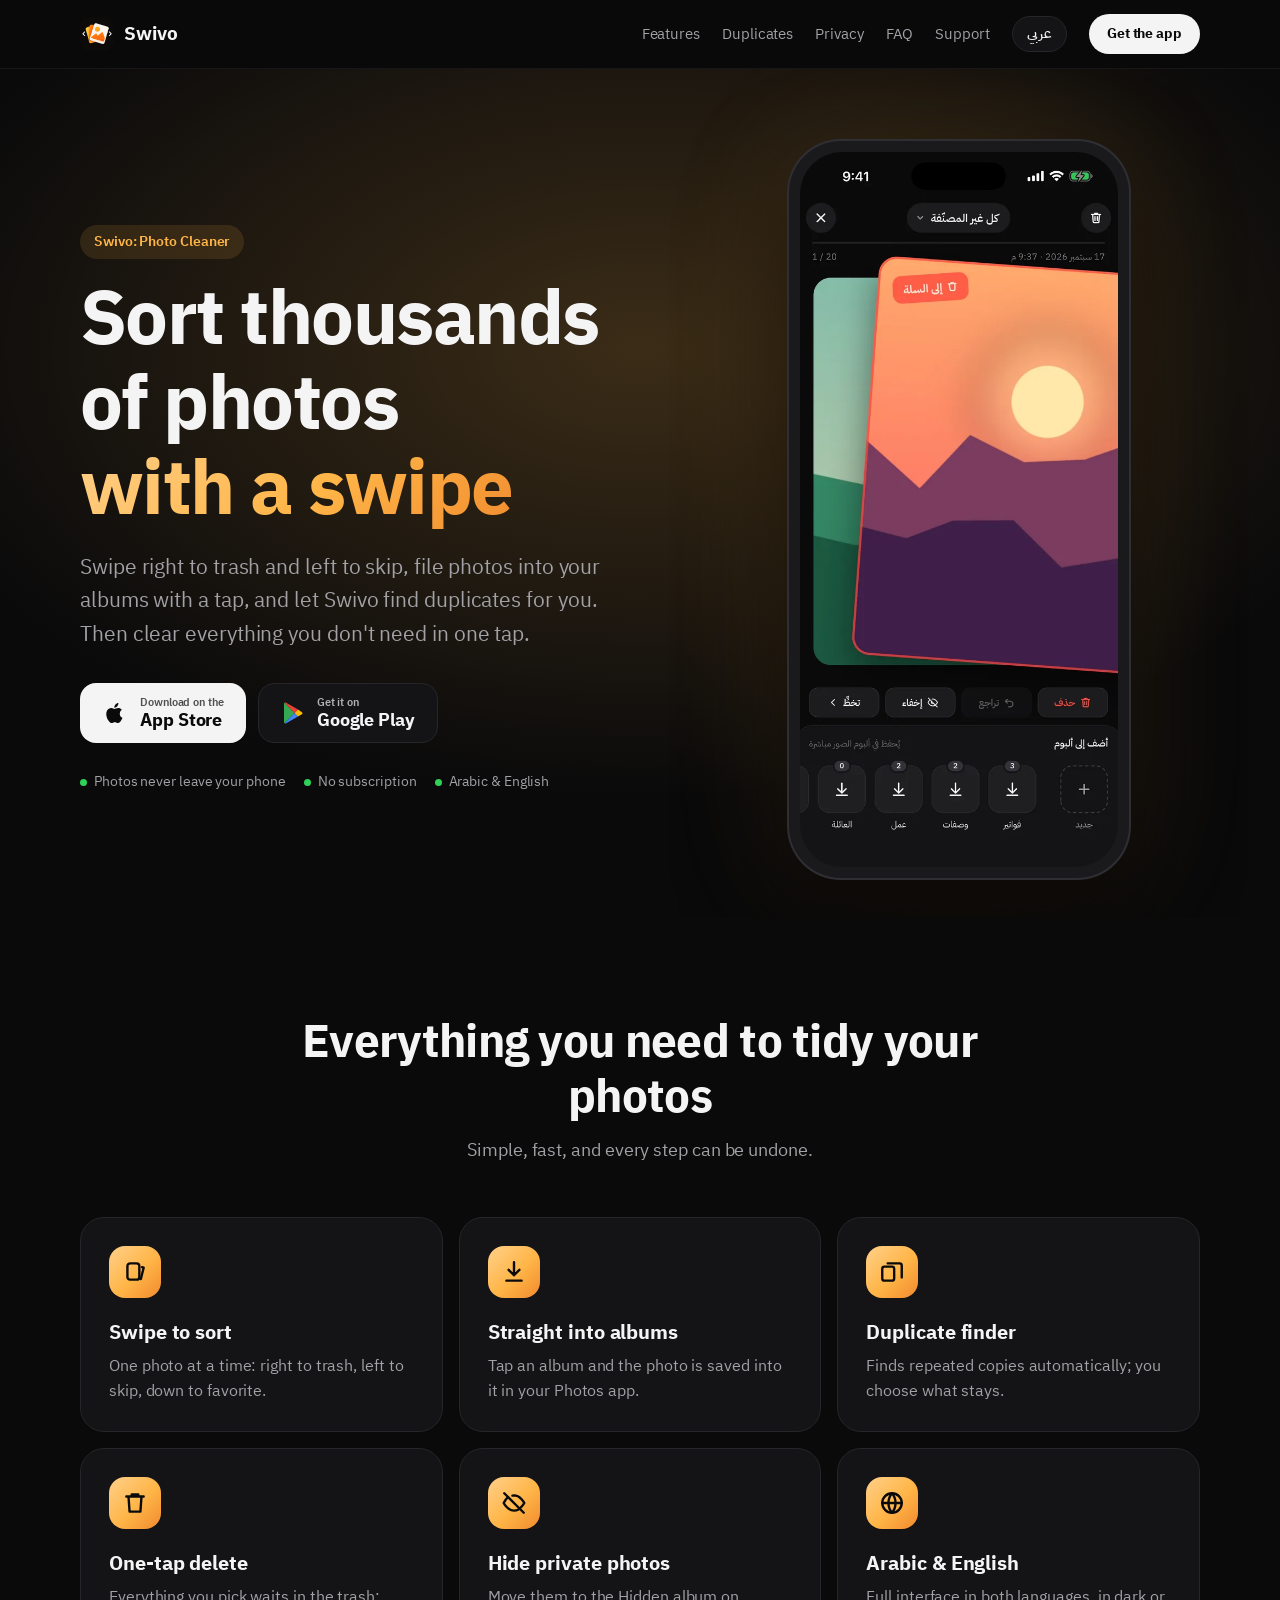
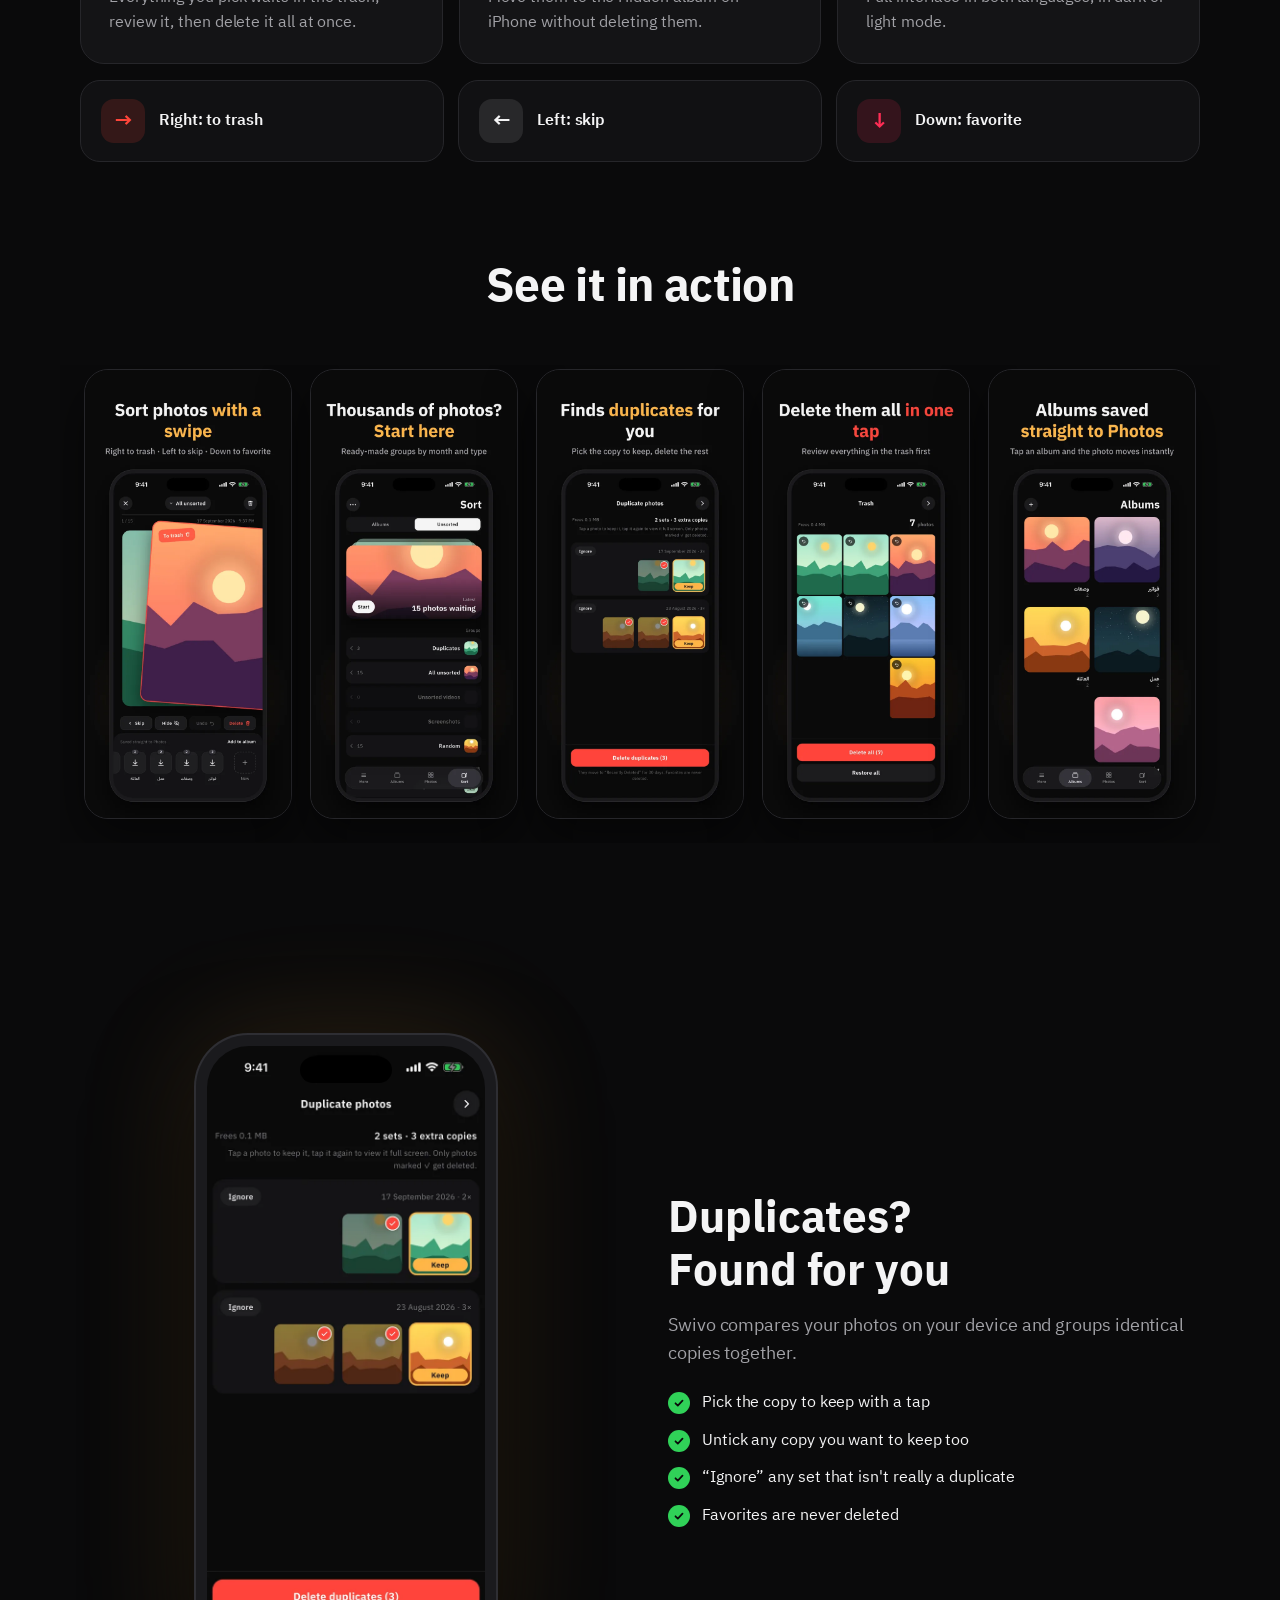
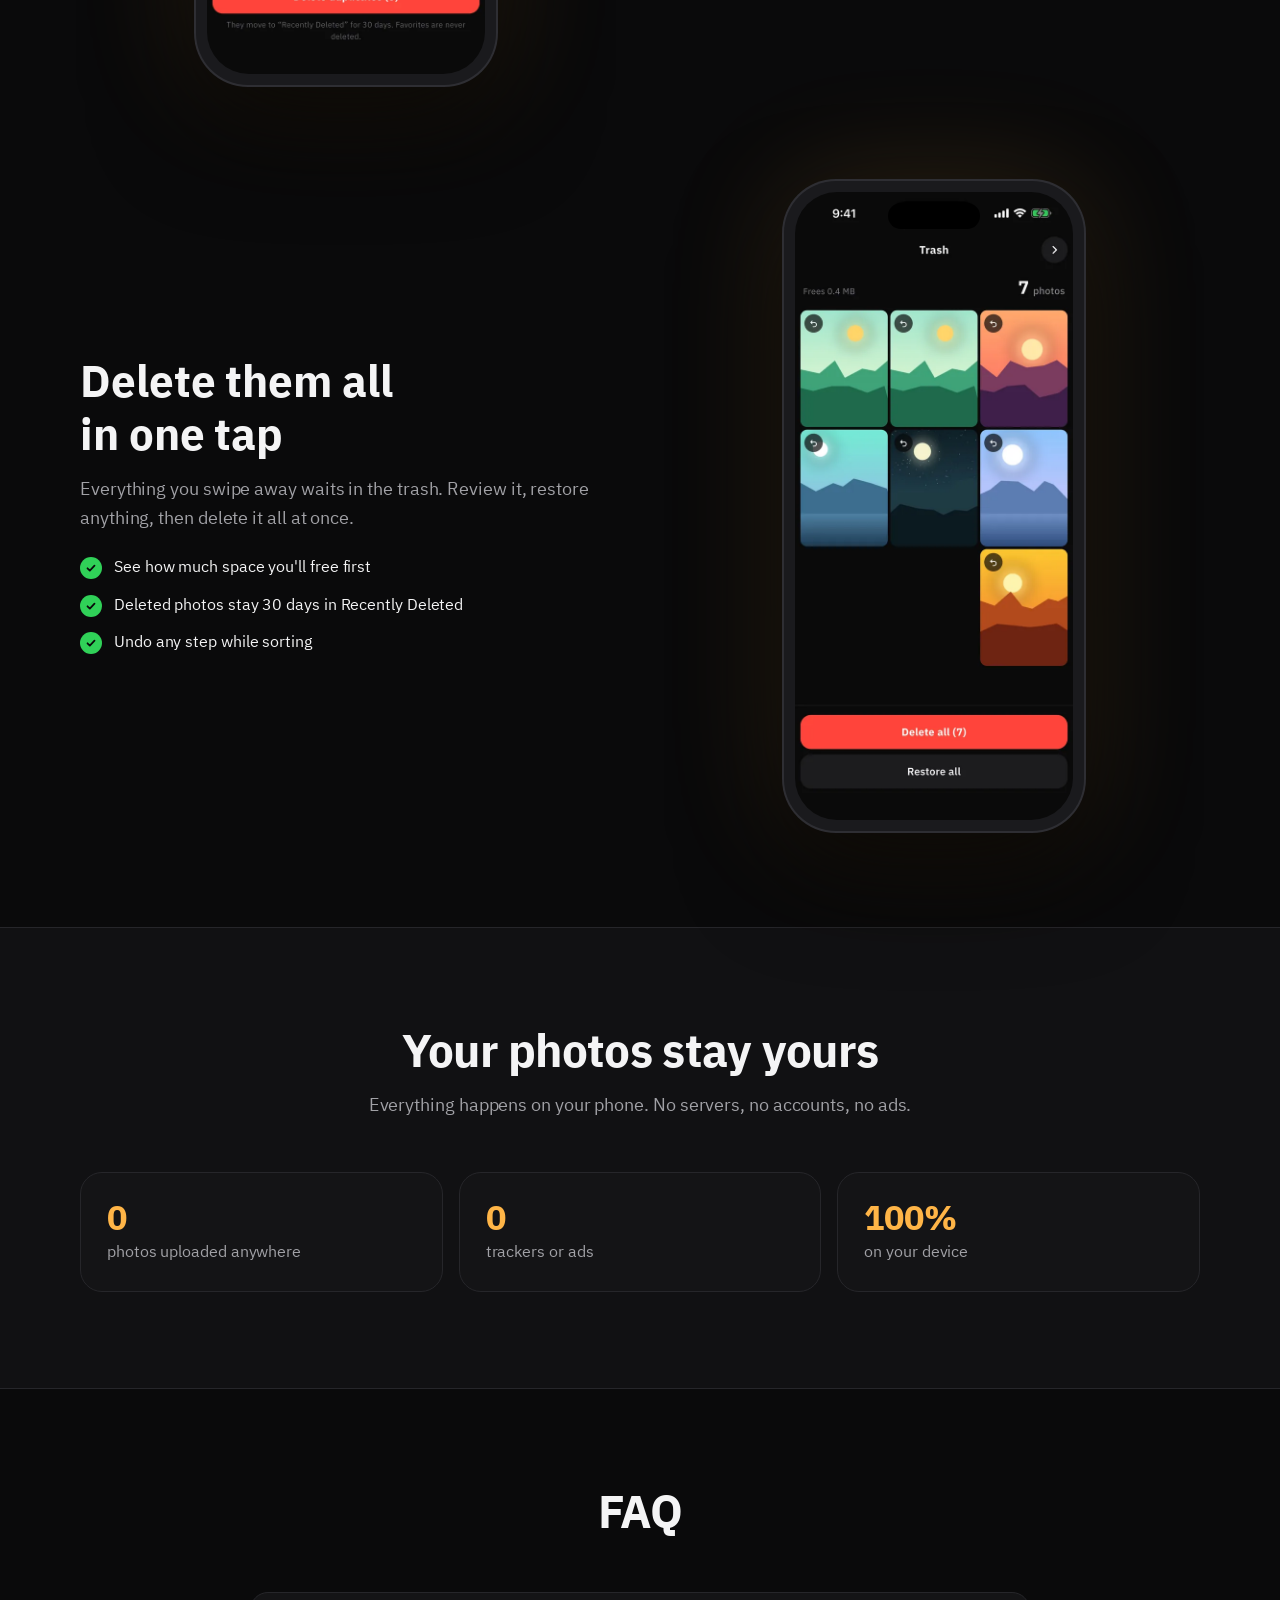
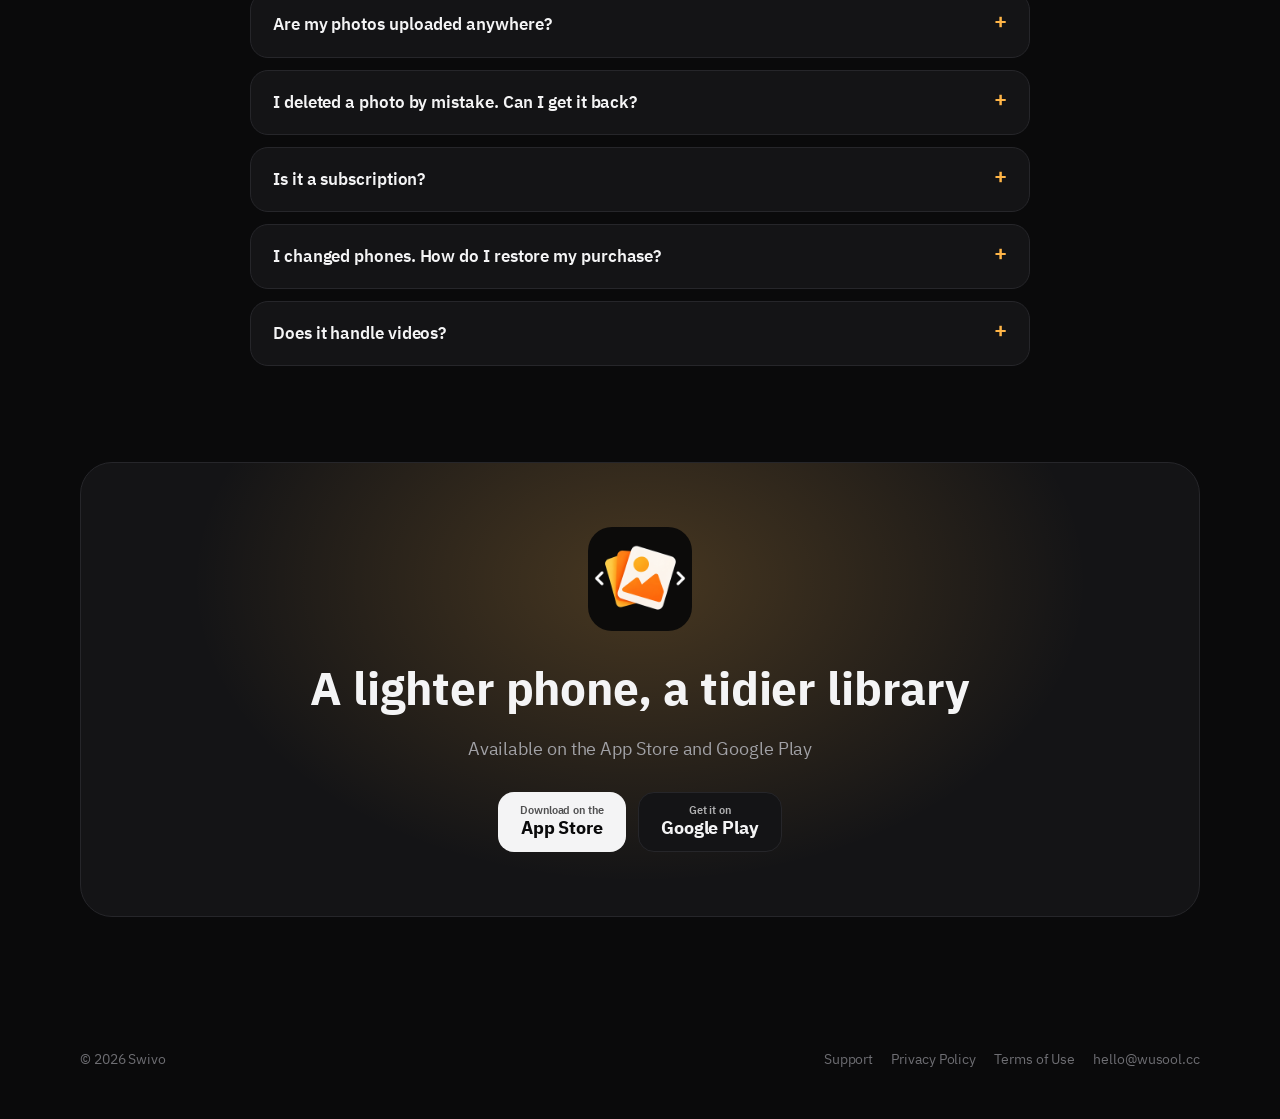
<file: index.html>
<!doctype html>
<html lang="ar" dir="rtl">
<head>
<meta charset="utf-8">
<meta name="viewport" content="width=device-width, initial-scale=1, viewport-fit=cover">
<title>Swivo: Photo Cleaner — رتّب صورك بسحبة</title>
<meta name="description" content="Swivo يرتّب مكتبة صورك بسرعة: اسحب للحذف أو التخطي، صنّف في ألبوماتك مباشرة، اكشف الصور المكررة، واحذف كل ما لا تحتاجه بضغطة واحدة.">
<meta name="theme-color" content="#0A0A0B">
<meta property="og:title" content="Swivo: Photo Cleaner">
<meta property="og:description" content="رتّب آلاف الصور بسحبة · Sort thousands of photos with a swipe">
<meta property="og:image" content="https://mnmkuw.github.io/swivo-app/img/ar-1-swipe.webp">
<link rel="icon" href="img/icon.png">
<link rel="apple-touch-icon" href="img/icon.png">
<link rel="preconnect" href="https://fonts.googleapis.com">
<link href="https://fonts.googleapis.com/css2?family=IBM+Plex+Sans+Arabic:wght@400;500;600;700&display=swap" rel="stylesheet">
<style>
  :root {
    --bg: #0A0A0B; --bg2: #111113; --card: #141416; --card2: #1C1C1F; --line: #26262A;
    --fg: #F4F4F5; --mute: #A1A1A6; --mute2: #6E6E73;
    --gold: #FFB547; --gold-l: #FFD08A; --gold-d: #F08A2E; --red: #FF453A; --green: #30D158;
    --grad: linear-gradient(135deg, #FFD08A 0%, #FFB547 55%, #F08A2E 100%);
  }
  * { box-sizing: border-box; margin: 0; padding: 0; }
  html { scroll-behavior: smooth; }
  body { background: var(--bg); color: var(--fg); font-family: 'IBM Plex Sans Arabic', -apple-system, system-ui, sans-serif;
         line-height: 1.6; -webkit-font-smoothing: antialiased; overflow-x: hidden; }
  html[lang="en"] body { letter-spacing: -.005em; }
  a { color: inherit; text-decoration: none; }
  img, video { display: block; max-width: 100%; }
  .wrap { max-width: 1160px; margin: 0 auto; padding: 0 20px; }

  /* language: every string exists twice, the inactive one is hidden */
  html[lang="ar"] [lang="en"]:not(html), html[lang="en"] [lang="ar"]:not(html) { display: none !important; }

  /* ---------- nav ---------- */
  nav { position: sticky; top: 0; z-index: 20; background: rgba(10,10,11,.78); backdrop-filter: blur(18px);
        -webkit-backdrop-filter: blur(18px); border-bottom: 1px solid rgba(255,255,255,.06); }
  nav .wrap { display: flex; align-items: center; gap: 22px; height: 68px; }
  .brand { display: flex; align-items: center; gap: 10px; font-weight: 700; font-size: 19px; }
  .brand img { width: 34px; height: 34px; border-radius: 9px; }
  .links { display: flex; gap: 22px; margin-inline-start: auto; font-size: 15px; color: var(--mute); }
  .links a:hover { color: var(--fg); }
  .lang { height: 36px; padding: 0 14px; border-radius: 18px; border: 1px solid var(--line); background: var(--card);
          color: var(--fg); font: inherit; font-size: 14px; font-weight: 600; cursor: pointer; }
  .pill { height: 40px; padding: 0 18px; border-radius: 20px; background: var(--fg); color: var(--bg);
          display: inline-flex; align-items: center; gap: 8px; font-weight: 700; font-size: 14px; }

  /* ---------- hero ---------- */
  .hero { position: relative; padding: 72px 0 40px; overflow: hidden; }
  .hero::before { content: ""; position: absolute; inset: -20% -10% auto; height: 900px; pointer-events: none;
                  background: radial-gradient(closest-side, rgba(255,181,71,.20), rgba(255,181,71,0)); }
  .hero .wrap { position: relative; display: grid; grid-template-columns: 1.1fr .9fr; gap: 48px; align-items: center; }
  .eyebrow { display: inline-flex; align-items: center; gap: 8px; padding: 6px 14px; border-radius: 20px;
             background: rgba(255,181,71,.12); color: var(--gold); font-size: 14px; font-weight: 600; }
  h1 { font-size: clamp(42px, 6vw, 76px); line-height: 1.12; font-weight: 700; margin: 18px 0 18px; letter-spacing: -.02em; }
  h1 .g { background: var(--grad); -webkit-background-clip: text; background-clip: text; color: transparent; }
  .lead { font-size: clamp(17px, 2vw, 21px); color: var(--mute); max-width: 560px; }
  .ctas { display: flex; flex-wrap: wrap; gap: 12px; margin-top: 32px; }
  .store { display: inline-flex; align-items: center; gap: 12px; height: 60px; padding: 0 22px; border-radius: 16px;
           background: var(--fg); color: var(--bg); }
  .store.alt { background: var(--card); color: var(--fg); border: 1px solid var(--line); }
  .store small { display: block; font-size: 11px; font-weight: 600; opacity: .7; line-height: 1.1; }
  .store b { display: block; font-size: 18px; line-height: 1.2; }
  .store svg { flex: none; }
  .trust { display: flex; flex-wrap: wrap; gap: 18px; margin-top: 28px; color: var(--mute); font-size: 14px; }
  .trust span { display: inline-flex; align-items: center; gap: 7px; }
  .trust i { width: 7px; height: 7px; border-radius: 4px; background: var(--green); }

  .phone { position: relative; width: min(340px, 78vw); margin: 0 auto; aspect-ratio: 9 / 19.5; border-radius: 52px;
           background: #1A1A1D; padding: 11px; box-shadow: 0 0 0 2px #2E2E33, 0 40px 100px rgba(0,0,0,.65), 0 0 120px rgba(255,181,71,.16); }
  .phone video, .phone img { width: 100%; height: 100%; object-fit: cover; border-radius: 42px; background: #0A0A0B; }
  .phone::after { content: ""; position: absolute; top: 22px; left: 50%; width: 92px; height: 26px; margin-left: -46px;
                  border-radius: 13px; background: #000; }

  /* ---------- sections ---------- */
  section { padding: 96px 0; }
  .head { text-align: center; max-width: 720px; margin: 0 auto 52px; }
  .head h2 { font-size: clamp(30px, 4vw, 46px); line-height: 1.2; letter-spacing: -.015em; }
  .head p { color: var(--mute); font-size: 18px; margin-top: 12px; }

  .features { display: grid; grid-template-columns: repeat(3, 1fr); gap: 16px; }
  .feature { background: var(--card); border: 1px solid var(--line); border-radius: 24px; padding: 28px; }
  .feature .ic { width: 52px; height: 52px; border-radius: 16px; background: var(--grad); display: flex;
                 align-items: center; justify-content: center; margin-bottom: 18px; }
  .feature h3 { font-size: 20px; margin-bottom: 6px; }
  .feature p { color: var(--mute); font-size: 15.5px; }

  .gestures { display: grid; grid-template-columns: repeat(3, 1fr); gap: 14px; margin-top: 16px; }
  .gesture { display: flex; align-items: center; gap: 14px; padding: 18px 20px; border-radius: 20px; background: var(--bg2);
             border: 1px solid var(--line); font-weight: 600; }
  .gesture .k { width: 44px; height: 44px; border-radius: 13px; display: flex; align-items: center; justify-content: center;
                font-size: 22px; flex: none; direction: ltr; }

  .shots { display: flex; gap: 18px; overflow-x: auto; scroll-snap-type: x mandatory; padding: 4px 20px 24px;
           scrollbar-width: none; max-width: 1160px; margin: 0 auto; }
  .shots::-webkit-scrollbar { display: none; }
  .shots { justify-content: center; }
  .shots img { width: 208px; flex: none; border-radius: 24px; scroll-snap-align: center;
               box-shadow: 0 20px 50px rgba(0,0,0,.5); border: 1px solid var(--line); }

  .split { display: grid; grid-template-columns: 1fr 1fr; gap: 56px; align-items: center; }
  .split .phone { width: min(300px, 70vw); }
  .split h2 { font-size: clamp(30px, 4vw, 44px); line-height: 1.2; margin-bottom: 14px; }
  .split p { color: var(--mute); font-size: 18px; }
  .ticks { list-style: none; margin-top: 22px; display: grid; gap: 12px; }
  .ticks li { display: flex; gap: 12px; align-items: flex-start; font-size: 16px; }
  .ticks li::before { content: ""; flex: none; width: 22px; height: 22px; margin-top: 2px; border-radius: 11px;
                      background: var(--green) url("data:image/svg+xml,%3Csvg xmlns='http://www.w3.org/2000/svg' viewBox='0 0 24 24' fill='none' stroke='%230A0A0B' stroke-width='3' stroke-linecap='round' stroke-linejoin='round'%3E%3Cpath d='M6 12.5l4 4L18 8'/%3E%3C/svg%3E") center/14px no-repeat; }

  .privacy { background: var(--bg2); border-top: 1px solid var(--line); border-bottom: 1px solid var(--line); }
  .privacy .wrap { display: grid; grid-template-columns: repeat(3, 1fr); gap: 16px; }
  .privacy .box { padding: 26px; border-radius: 22px; background: var(--card); border: 1px solid var(--line); }
  .privacy .box b { font-size: 34px; display: block; color: var(--gold); line-height: 1.2; }
  .privacy .box span { color: var(--mute); }

  .faq { max-width: 780px; margin: 0 auto; display: grid; gap: 12px; }
  details { background: var(--card); border: 1px solid var(--line); border-radius: 18px; padding: 18px 22px; }
  summary { cursor: pointer; font-weight: 600; font-size: 17px; list-style: none; display: flex; justify-content: space-between; gap: 12px; }
  summary::-webkit-details-marker { display: none; }
  summary::after { content: "+"; color: var(--gold); font-size: 22px; line-height: 1; }
  details[open] summary::after { content: "−"; }
  details p { color: var(--mute); margin-top: 10px; }

  .final { text-align: center; }
  .final .card { position: relative; overflow: hidden; border-radius: 32px; padding: 64px 24px; background: var(--card);
                 border: 1px solid var(--line); }
  .final .card::before { content: ""; position: absolute; inset: -40% 10% auto; height: 600px;
                         background: radial-gradient(closest-side, rgba(255,181,71,.22), rgba(255,181,71,0)); }
  .final img.icon { position: relative; width: 104px; height: 104px; border-radius: 24px; margin: 0 auto 22px; }
  .final h2 { position: relative; font-size: clamp(30px, 4vw, 46px); }
  .final p { position: relative; color: var(--mute); font-size: 18px; margin-top: 8px; }
  .final .ctas { justify-content: center; position: relative; }

  footer { padding: 36px 0 48px; color: var(--mute2); font-size: 14px; }
  footer .wrap { display: flex; flex-wrap: wrap; gap: 18px; align-items: center; justify-content: space-between; }
  footer .f-links { display: flex; flex-wrap: wrap; gap: 18px; }
  footer a:hover { color: var(--fg); }

  /* ---------- motion ---------- */
  .reveal { opacity: 0; transform: translateY(24px); transition: opacity .7s ease, transform .7s cubic-bezier(.2,.8,.2,1); }
  .reveal.in { opacity: 1; transform: none; }
  @media (prefers-reduced-motion: reduce) { .reveal { opacity: 1; transform: none; transition: none; } html { scroll-behavior: auto; } }

  /* ---------- responsive ---------- */
  @media (max-width: 900px) {
    .links { display: none; }
    .lang { margin-inline-start: auto; }
    .hero { padding-top: 40px; }
    .hero .wrap, .split { grid-template-columns: 1fr; text-align: center; }
    .lead { margin: 0 auto; }
    .ctas, .trust { justify-content: center; }
    .features, .gestures, .privacy .wrap { grid-template-columns: 1fr; }
    .split .copy { order: -1; }
    .ticks { justify-items: start; text-align: start; max-width: 420px; margin-inline: auto; }
    section { padding: 64px 0; }
    .pill { display: none; }
    .shots { justify-content: flex-start; }
    .shots img { width: 240px; }
  }
</style>
</head>
<body>

<nav>
  <div class="wrap">
    <a class="brand" href="./"><img src="img/icon.png" alt="">Swivo</a>
    <div class="links">
      <a href="#features"><span lang="ar">المميزات</span><span lang="en">Features</span></a>
      <a href="#duplicates"><span lang="ar">المكررة</span><span lang="en">Duplicates</span></a>
      <a href="#privacy"><span lang="ar">الخصوصية</span><span lang="en">Privacy</span></a>
      <a href="#faq"><span lang="ar">الأسئلة</span><span lang="en">FAQ</span></a>
      <a href="support.html"><span lang="ar">الدعم</span><span lang="en">Support</span></a>
    </div>
    <button class="lang" id="langBtn" type="button">EN</button>
    <a class="pill" href="#download"><span lang="ar">حمّل التطبيق</span><span lang="en">Get the app</span></a>
  </div>
</nav>

<header class="hero">
  <div class="wrap">
    <div>
      <span class="eyebrow">Swivo: Photo Cleaner</span>
      <h1><span lang="ar">رتّب آلاف الصور<br><span class="g">بسحبة واحدة</span></span><span lang="en">Sort thousands of photos<br><span class="g">with a swipe</span></span></h1>
      <p class="lead"><span lang="ar">اسحب لليمين للحذف ولليسار للتخطي، صنّف في ألبوماتك بلمسة، واكشف الصور المكررة تلقائيًا. ثم احذف كل اللي ما تحتاجه بضغطة وحدة.</span><span lang="en">Swipe right to trash and left to skip, file photos into your albums with a tap, and let Swivo find duplicates for you. Then clear everything you don't need in one tap.</span></p>
      <div class="ctas" id="download">
        <a class="store" href="https://apps.apple.com/app/id6818564371" target="_blank" rel="noopener" aria-label="App Store">
          <svg width="26" height="26" viewBox="0 0 24 24" fill="currentColor" aria-hidden="true"><path d="M16.4 12.6c0-2.3 1.9-3.4 2-3.5-1.1-1.6-2.8-1.8-3.4-1.8-1.4-.1-2.8.9-3.5.9-.7 0-1.8-.9-3-.8-1.5 0-3 .9-3.8 2.3-1.6 2.8-.4 7 1.2 9.3.8 1.1 1.7 2.4 2.9 2.3 1.2 0 1.6-.7 3-.7s1.8.7 3 .7c1.3 0 2.1-1.1 2.8-2.3.9-1.3 1.3-2.6 1.3-2.6s-2.5-1-2.5-3.8zM14.1 5.8c.6-.8 1.1-1.9 1-3-.9 0-2.1.6-2.7 1.4-.6.7-1.1 1.8-1 2.9 1 .1 2.1-.5 2.7-1.3z"/></svg>
          <span><small><span lang="ar">حمّله من</span><span lang="en">Download on the</span></small><b>App Store</b></span>
        </a>
        <a class="store alt" href="https://play.google.com/store/apps/details?id=com.wusool.swivo" target="_blank" rel="noopener" aria-label="Google Play">
          <svg width="24" height="24" viewBox="0 0 24 24" aria-hidden="true"><path fill="#34A853" d="M3.6 1.8 13.5 12l-9.9 10.2c-.4-.2-.6-.6-.6-1.1V2.9c0-.5.2-.9.6-1.1z"/><path fill="#FBBC04" d="m17 8.5-3.5 3.5L17 15.5l3.9-2.2c.8-.5.8-1.6 0-2.1L17 8.5z"/><path fill="#4285F4" d="M3.6 22.2 13.5 12l3.5 3.5L5.2 22.3c-.6.3-1.2.3-1.6-.1z"/><path fill="#EA4335" d="M3.6 1.8c.4-.4 1-.4 1.6-.1L17 8.5 13.5 12 3.6 1.8z"/></svg>
          <span><small><span lang="ar">احصل عليه من</span><span lang="en">Get it on</span></small><b>Google Play</b></span>
        </a>
      </div>
      <div class="trust">
        <span><i></i><span lang="ar">صورك ما تطلع من جوالك</span><span lang="en">Photos never leave your phone</span></span>
        <span><i></i><span lang="ar">بدون اشتراك</span><span lang="en">No subscription</span></span>
        <span><i></i><span lang="ar">عربي و English</span><span lang="en">Arabic &amp; English</span></span>
      </div>
    </div>
    <div class="phone">
      <video src="img/reel.mp4" poster="img/ar-screen-swipe.webp" autoplay muted loop playsinline preload="metadata" aria-label="Swivo demo"></video>
    </div>
  </div>
</header>

<section id="features">
  <div class="wrap">
    <div class="head reveal">
      <h2><span lang="ar">كل اللي تحتاجه لترتيب صورك</span><span lang="en">Everything you need to tidy your photos</span></h2>
      <p><span lang="ar">بسيط وسريع، وكل خطوة تقدر تتراجع عنها.</span><span lang="en">Simple, fast, and every step can be undone.</span></p>
    </div>
    <div class="features">
      <div class="feature reveal">
        <div class="ic"><svg width="26" height="26" viewBox="0 0 24 24" fill="none" stroke="#0A0A0B" stroke-width="2.2" stroke-linecap="round" stroke-linejoin="round"><rect x="5" y="4" width="11" height="15" rx="2.5"/><path d="M18.5 7.5 20 8l-2.6 10.5"/></svg></div>
        <h3><span lang="ar">فرز بالسحب</span><span lang="en">Swipe to sort</span></h3>
        <p><span lang="ar">صورة صورة بسرعة: يمين للسلة، يسار للتخطي، تحت للمفضلة.</span><span lang="en">One photo at a time: right to trash, left to skip, down to favorite.</span></p>
      </div>
      <div class="feature reveal">
        <div class="ic"><svg width="26" height="26" viewBox="0 0 24 24" fill="none" stroke="#0A0A0B" stroke-width="2.2" stroke-linecap="round" stroke-linejoin="round"><path d="M12 3v12M7 10l5 5 5-5"/><path d="M5 20h14"/></svg></div>
        <h3><span lang="ar">ألبومات مباشرة</span><span lang="en">Straight into albums</span></h3>
        <p><span lang="ar">اضغط على الألبوم وتنحفظ الصورة فيه داخل تطبيق الصور نفسه.</span><span lang="en">Tap an album and the photo is saved into it in your Photos app.</span></p>
      </div>
      <div class="feature reveal">
        <div class="ic"><svg width="26" height="26" viewBox="0 0 24 24" fill="none" stroke="#0A0A0B" stroke-width="2.2" stroke-linecap="round" stroke-linejoin="round"><rect x="3" y="7" width="11" height="13" rx="2"/><path d="M8 4h11a2 2 0 0 1 2 2v11"/></svg></div>
        <h3><span lang="ar">كشف المكررة</span><span lang="en">Duplicate finder</span></h3>
        <p><span lang="ar">يلقى النسخ المتكررة تلقائيًا، وتختار وش تبقي.</span><span lang="en">Finds repeated copies automatically; you choose what stays.</span></p>
      </div>
      <div class="feature reveal">
        <div class="ic"><svg width="26" height="26" viewBox="0 0 24 24" fill="none" stroke="#0A0A0B" stroke-width="2.2" stroke-linecap="round" stroke-linejoin="round"><path d="M4 6h16M9 6V4h6v2M6 6l1 14h10l1-14"/></svg></div>
        <h3><span lang="ar">حذف بضغطة وحدة</span><span lang="en">One-tap delete</span></h3>
        <p><span lang="ar">كل اللي اخترته يتجمع في السلة، تراجعه ثم تحذفه مرة وحدة.</span><span lang="en">Everything you pick waits in the trash; review it, then delete it all at once.</span></p>
      </div>
      <div class="feature reveal">
        <div class="ic"><svg width="26" height="26" viewBox="0 0 24 24" fill="none" stroke="#0A0A0B" stroke-width="2.2" stroke-linecap="round" stroke-linejoin="round"><path d="M3 3l18 18"/><path d="M10.6 5.2A10 10 0 0 1 12 5c6 0 9.5 7 9.5 7a15 15 0 0 1-3.2 4M6.5 6.6A15 15 0 0 0 2.5 12S6 19 12 19c1.6 0 3-.4 4.2-1"/></svg></div>
        <h3><span lang="ar">إخفاء الصور الخاصة</span><span lang="en">Hide private photos</span></h3>
        <p><span lang="ar">انقلها لألبوم «المخفية» على الآيفون بدون ما تحذفها.</span><span lang="en">Move them to the Hidden album on iPhone without deleting them.</span></p>
      </div>
      <div class="feature reveal">
        <div class="ic"><svg width="26" height="26" viewBox="0 0 24 24" fill="none" stroke="#0A0A0B" stroke-width="2.2" stroke-linecap="round"><circle cx="12" cy="12" r="9"/><path d="M3 12h18M12 3a14 14 0 0 1 0 18M12 3a14 14 0 0 0 0 18"/></svg></div>
        <h3><span lang="ar">عربي و English</span><span lang="en">Arabic &amp; English</span></h3>
        <p><span lang="ar">واجهة كاملة باللغتين، بمظهر ليلي أو نهاري.</span><span lang="en">Full interface in both languages, in dark or light mode.</span></p>
      </div>
    </div>
    <div class="gestures">
      <div class="gesture reveal"><span class="k" style="background:rgba(255,69,58,.15);color:var(--red)">→</span><span><span lang="ar">يمين: إلى السلة</span><span lang="en">Right: to trash</span></span></div>
      <div class="gesture reveal"><span class="k" style="background:rgba(244,244,245,.1)">←</span><span><span lang="ar">يسار: تخطٍّ</span><span lang="en">Left: skip</span></span></div>
      <div class="gesture reveal"><span class="k" style="background:rgba(255,45,85,.15);color:#FF2D55">↓</span><span><span lang="ar">تحت: مفضلة</span><span lang="en">Down: favorite</span></span></div>
    </div>
  </div>
</section>

<section style="padding-top:0">
  <div class="head reveal">
    <h2><span lang="ar">شوف التطبيق</span><span lang="en">See it in action</span></h2>
  </div>
  <div class="shots" id="shots">
    <img data-shot="1-swipe" alt=""><img data-shot="2-home" alt=""><img data-shot="3-dups" alt=""><img data-shot="4-trash" alt=""><img data-shot="5-albums" alt="">
  </div>
</section>

<section id="duplicates">
  <div class="wrap split">
    <div class="phone reveal"><img data-screen="dups" alt=""></div>
    <div class="copy reveal">
      <h2><span lang="ar">الصور المكررة؟<br>يلقاها لك</span><span lang="en">Duplicates?<br>Found for you</span></h2>
      <p><span lang="ar">Swivo يقارن صورك على جهازك ويجمع النسخ المتطابقة في مجموعات.</span><span lang="en">Swivo compares your photos on your device and groups identical copies together.</span></p>
      <ul class="ticks">
        <li><span lang="ar">اختر النسخة اللي تبقى بلمسة</span><span lang="en">Pick the copy to keep with a tap</span></li>
        <li><span lang="ar">ألغِ تحديد أي نسخة ما تبي تحذفها</span><span lang="en">Untick any copy you want to keep too</span></li>
        <li><span lang="ar">«تجاهل» لأي مجموعة مو مكررة فعلًا</span><span lang="en">“Ignore” any set that isn't really a duplicate</span></li>
        <li><span lang="ar">المفضلة ما تنحذف أبدًا</span><span lang="en">Favorites are never deleted</span></li>
      </ul>
    </div>
  </div>
</section>

<section style="padding-top:0">
  <div class="wrap split">
    <div class="copy reveal">
      <h2><span lang="ar">احذفها كلها<br>بضغطة وحدة</span><span lang="en">Delete them all<br>in one tap</span></h2>
      <p><span lang="ar">كل اللي تسحبه للسلة يتجمع، تراجعه وتستعيد أي صورة، ثم تحذف الكل مرة وحدة.</span><span lang="en">Everything you swipe away waits in the trash. Review it, restore anything, then delete it all at once.</span></p>
      <ul class="ticks">
        <li><span lang="ar">تشوف المساحة اللي بتوفرها قبل الحذف</span><span lang="en">See how much space you'll free first</span></li>
        <li><span lang="ar">الصور المحذوفة تبقى 30 يومًا في «المحذوفة مؤخرًا»</span><span lang="en">Deleted photos stay 30 days in Recently Deleted</span></li>
        <li><span lang="ar">تراجع عن أي خطوة أثناء الترتيب</span><span lang="en">Undo any step while sorting</span></li>
      </ul>
    </div>
    <div class="phone reveal"><img data-screen="trash" alt=""></div>
  </div>
</section>

<section class="privacy" id="privacy">
  <div class="head reveal">
    <h2><span lang="ar">صورك تبقى عندك</span><span lang="en">Your photos stay yours</span></h2>
    <p><span lang="ar">كل شيء يصير على جوالك. ما عندنا خوادم ولا حسابات ولا إعلانات.</span><span lang="en">Everything happens on your phone. No servers, no accounts, no ads.</span></p>
  </div>
  <div class="wrap">
    <div class="box reveal"><b>0</b><span><span lang="ar">صور تُرفع لأي مكان</span><span lang="en">photos uploaded anywhere</span></span></div>
    <div class="box reveal"><b>0</b><span><span lang="ar">أدوات تتبّع أو إعلانات</span><span lang="en">trackers or ads</span></span></div>
    <div class="box reveal"><b>100%</b><span><span lang="ar">على جهازك</span><span lang="en">on your device</span></span></div>
  </div>
</section>

<section id="faq">
  <div class="wrap">
    <div class="head reveal"><h2><span lang="ar">أسئلة شائعة</span><span lang="en">FAQ</span></h2></div>
    <div class="faq">
      <details class="reveal"><summary><span lang="ar">هل تُرفع صوري لأي مكان؟</span><span lang="en">Are my photos uploaded anywhere?</span></summary>
        <p><span lang="ar">لا. كل الترتيب والحذف وكشف المكررة يتم على جهازك، والتطبيق ما عنده خادم.</span><span lang="en">No. Sorting, deleting and duplicate detection all happen on your device; the app has no server.</span></p></details>
      <details class="reveal"><summary><span lang="ar">حذفت صورة بالغلط، أقدر أرجعها؟</span><span lang="en">I deleted a photo by mistake. Can I get it back?</span></summary>
        <p><span lang="ar">نعم، على الآيفون تبقى 30 يومًا في «المحذوفة مؤخرًا» داخل تطبيق الصور، وعلى أندرويد 11 وأحدث في سلة المعرض.</span><span lang="en">Yes. On iPhone it stays 30 days in Photos → Recently Deleted; on Android 11+ in your gallery's trash.</span></p></details>
      <details class="reveal"><summary><span lang="ar">هل التطبيق باشتراك شهري؟</span><span lang="en">Is it a subscription?</span></summary>
        <p><span lang="ar">لا. تجرّبه مجانًا، ثم تدفع مرة وحدة وتفتح كل شيء للأبد.</span><span lang="en">No. Try it for free, then pay once and unlock everything forever.</span></p></details>
      <details class="reveal"><summary><span lang="ar">غيّرت جوالي، كيف أرجّع مشترياتي؟</span><span lang="en">I changed phones. How do I restore my purchase?</span></summary>
        <p><span lang="ar">من الإعدادات داخل التطبيق اضغط «استعادة المشتريات» بنفس حساب المتجر.</span><span lang="en">In the app's Settings tap “Restore purchases” with the same store account.</span></p></details>
      <details class="reveal"><summary><span lang="ar">هل يدعم الفيديو؟</span><span lang="en">Does it handle videos?</span></summary>
        <p><span lang="ar">نعم، الفيديوهات تظهر مع الصور وتقدر تشغّلها وترتبها وتحذفها بنفس الطريقة.</span><span lang="en">Yes. Videos show up alongside photos and can be played, sorted and deleted the same way.</span></p></details>
    </div>
  </div>
</section>

<section class="final" style="padding-top:0">
  <div class="wrap">
    <div class="card reveal">
      <img class="icon" src="img/icon.png" alt="Swivo">
      <h2><span lang="ar">جوالك أخف، وصورك أرتب</span><span lang="en">A lighter phone, a tidier library</span></h2>
      <p><span lang="ar">متوفر على <bdi>App Store</bdi> و <bdi>Google Play</bdi></span><span lang="en">Available on the App Store and Google Play</span></p>
      <div class="ctas" style="margin-top:28px">
        <a class="store" href="https://apps.apple.com/app/id6818564371" target="_blank" rel="noopener"><span><small><span lang="ar">حمّله من</span><span lang="en">Download on the</span></small><b>App Store</b></span></a>
        <a class="store alt" href="https://play.google.com/store/apps/details?id=com.wusool.swivo" target="_blank" rel="noopener"><span><small><span lang="ar">احصل عليه من</span><span lang="en">Get it on</span></small><b>Google Play</b></span></a>
      </div>
    </div>
  </div>
</section>

<footer>
  <div class="wrap">
    <span>© 2026 Swivo</span>
    <div class="f-links">
      <a href="support.html"><span lang="ar">الدعم</span><span lang="en">Support</span></a>
      <a href="privacy.html"><span lang="ar">سياسة الخصوصية</span><span lang="en">Privacy Policy</span></a>
      <a href="terms.html"><span lang="ar">شروط الاستخدام</span><span lang="en">Terms of Use</span></a>
      <a href="mailto:hello@wusool.cc" dir="ltr">hello@wusool.cc</a>
    </div>
  </div>
</footer>

<script>
  // Language: ?lang=en, then the saved choice, then the browser language.
  const root = document.documentElement;
  function setLang(lang) {
    root.lang = lang;
    root.dir = lang === 'ar' ? 'rtl' : 'ltr';
    document.getElementById('langBtn').textContent = lang === 'ar' ? 'EN' : 'عربي';
    document.querySelectorAll('[data-shot]').forEach(img => img.src = `img/${lang}-${img.dataset.shot}.webp`);
    document.querySelectorAll('[data-screen]').forEach(img => img.src = `img/${lang}-screen-${img.dataset.screen}.webp`);
    try { localStorage.setItem('swivo-lang', lang); } catch (e) {}
  }
  let saved = null;
  try { saved = localStorage.getItem('swivo-lang'); } catch (e) {}
  const q = new URLSearchParams(location.search).get('lang');
  const auto = (navigator.language || 'ar').startsWith('ar') ? 'ar' : 'en';
  setLang(q === 'en' || q === 'ar' ? q : saved || auto);
  document.getElementById('langBtn').addEventListener('click', () => setLang(root.lang === 'ar' ? 'en' : 'ar'));

  // Reveal on scroll.
  const io = new IntersectionObserver(es => es.forEach(e => { if (e.isIntersecting) { e.target.classList.add('in'); io.unobserve(e.target); } }), { threshold: .12 });
  document.querySelectorAll('.reveal').forEach(el => io.observe(el));
</script>
</body>
</html>
</file>
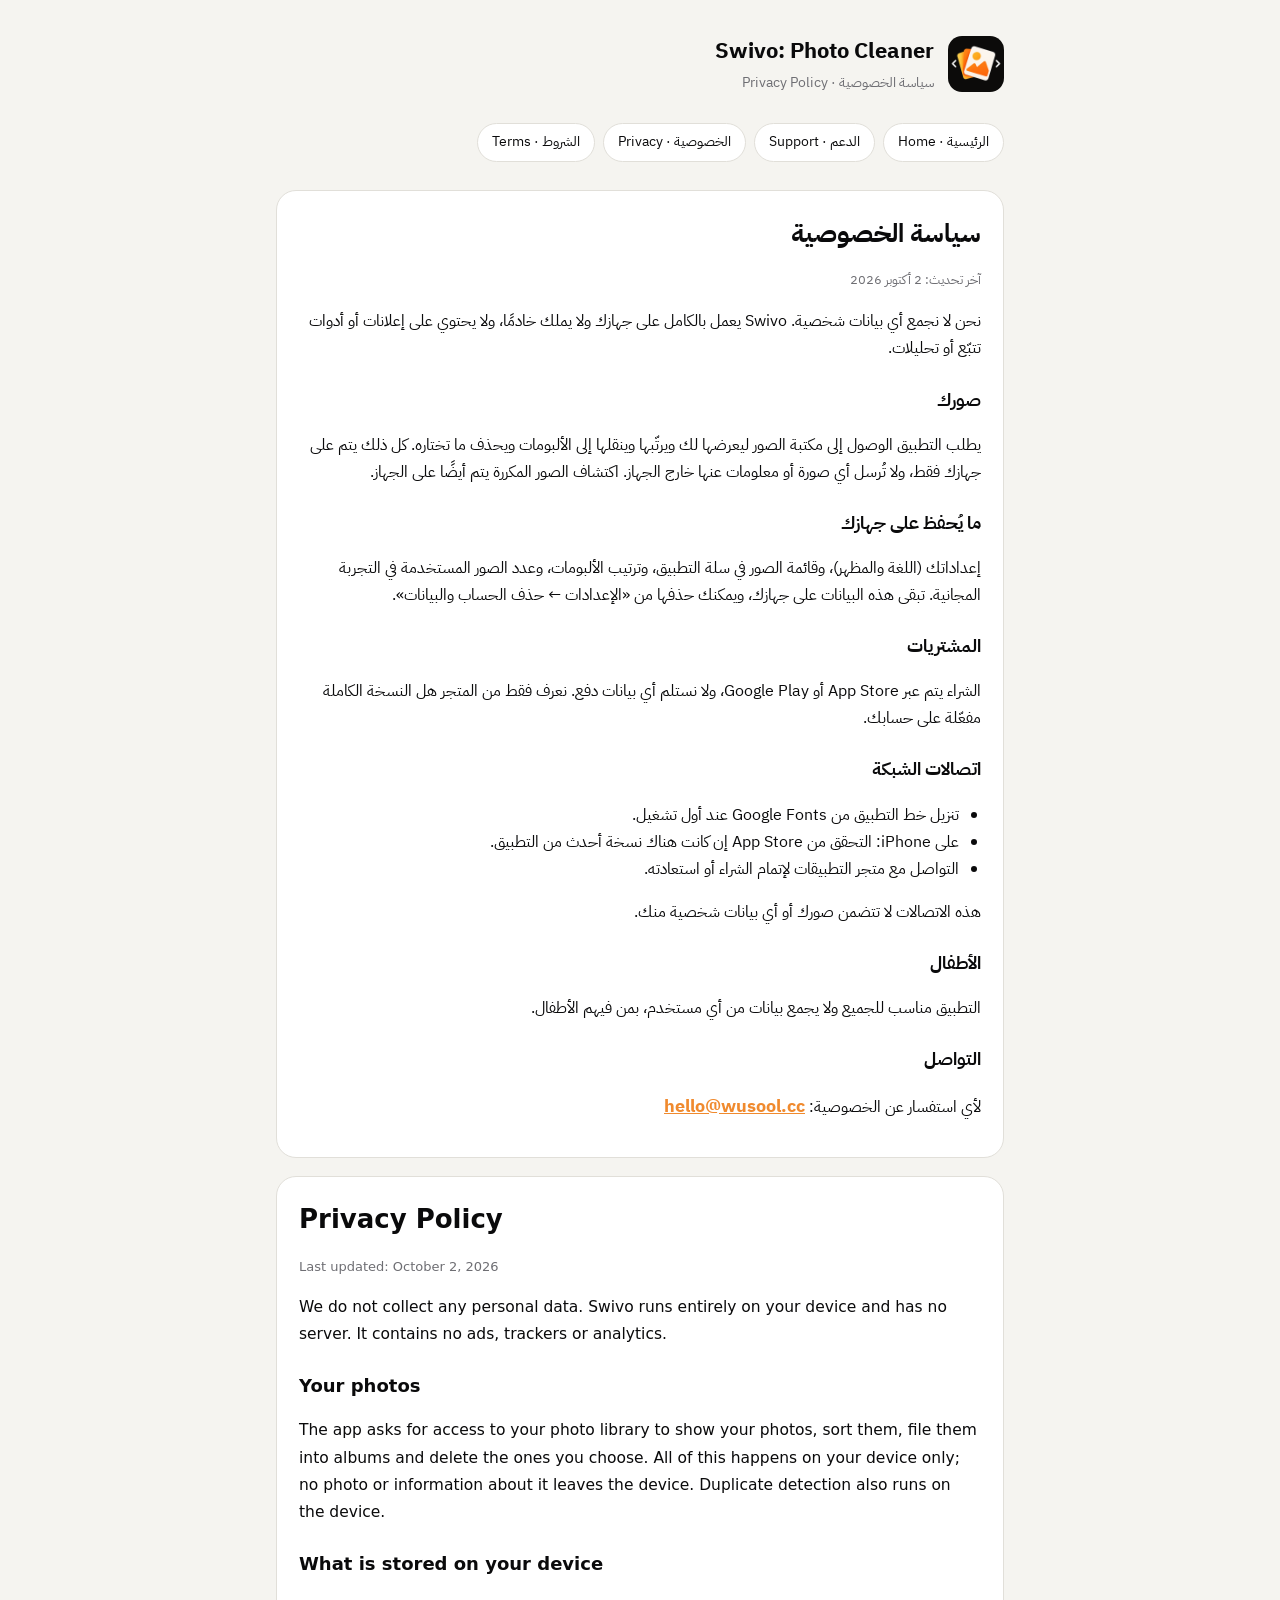
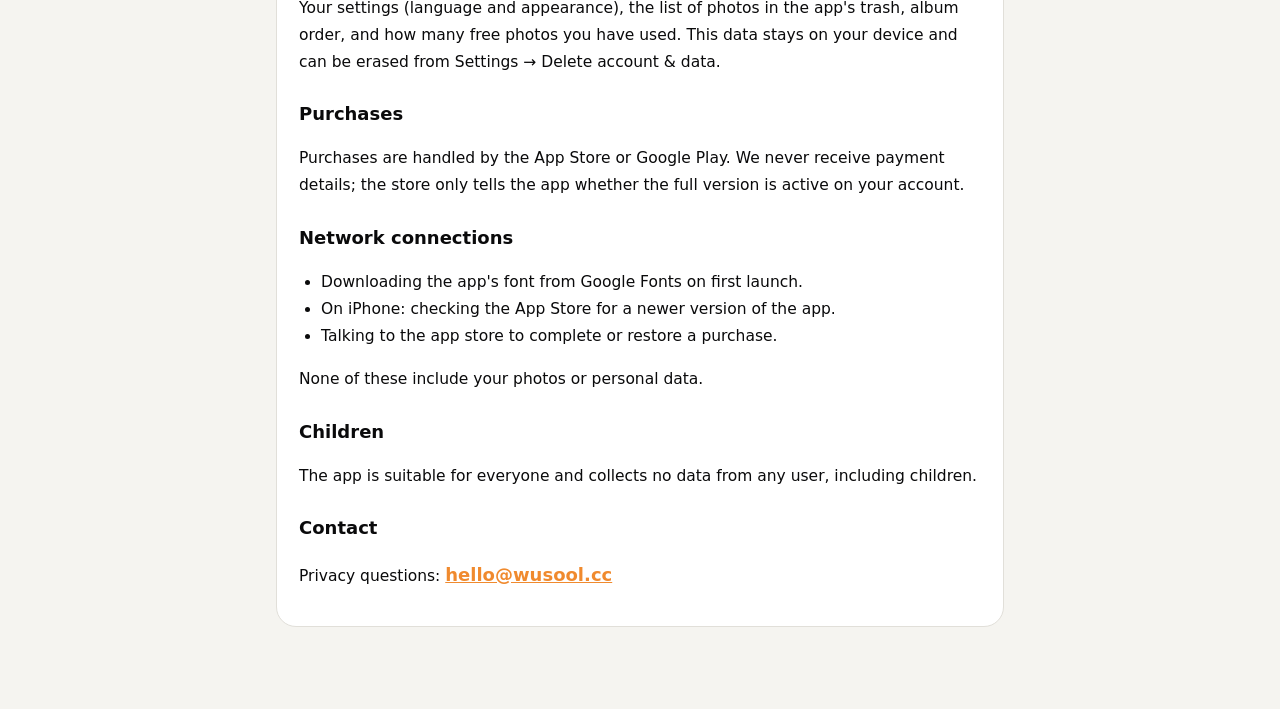
<file: privacy.html>
<!doctype html>
<html lang="ar" dir="rtl">
<head>
<meta charset="utf-8">
<meta name="viewport" content="width=device-width, initial-scale=1">
<title>Swivo – سياسة الخصوصية · Privacy Policy</title>
<link rel="icon" href="icon.png">
<link href="https://fonts.googleapis.com/css2?family=IBM+Plex+Sans+Arabic:wght@400;600;700&display=swap" rel="stylesheet">
<link rel="stylesheet" href="style.css">
</head>
<body>
<main>
  <header>
    <img src="icon.png" alt="Swivo">
    <div><div class="name">Swivo: Photo Cleaner</div><div class="sub">سياسة الخصوصية · Privacy Policy</div></div>
  </header>
  <nav><a href="./">الرئيسية · Home</a><a href="support.html">الدعم · Support</a><a href="privacy.html">الخصوصية · Privacy</a><a href="terms.html">الشروط · Terms</a></nav>

  <section>
    <h1>سياسة الخصوصية</h1>
    <p class="muted">آخر تحديث: 2 أكتوبر 2026</p>
    <p>نحن لا نجمع أي بيانات شخصية. Swivo يعمل بالكامل على جهازك ولا يملك خادمًا، ولا يحتوي على إعلانات أو أدوات تتبّع أو تحليلات.</p>
    <h2>صورك</h2>
    <p>يطلب التطبيق الوصول إلى مكتبة الصور ليعرضها لك ويرتّبها وينقلها إلى الألبومات ويحذف ما تختاره. كل ذلك يتم على جهازك فقط، ولا تُرسل أي صورة أو معلومات عنها خارج الجهاز. اكتشاف الصور المكررة يتم أيضًا على الجهاز.</p>
    <h2>ما يُحفظ على جهازك</h2>
    <p>إعداداتك (اللغة والمظهر)، وقائمة الصور في سلة التطبيق، وترتيب الألبومات، وعدد الصور المستخدمة في التجربة المجانية. تبقى هذه البيانات على جهازك، ويمكنك حذفها من «الإعدادات ← حذف الحساب والبيانات».</p>
    <h2>المشتريات</h2>
    <p>الشراء يتم عبر App Store أو Google Play، ولا نستلم أي بيانات دفع. نعرف فقط من المتجر هل النسخة الكاملة مفعّلة على حسابك.</p>
    <h2>اتصالات الشبكة</h2>
    <ul>
      <li>تنزيل خط التطبيق من Google Fonts عند أول تشغيل.</li>
      <li>على iPhone: التحقق من App Store إن كانت هناك نسخة أحدث من التطبيق.</li>
      <li>التواصل مع متجر التطبيقات لإتمام الشراء أو استعادته.</li>
    </ul>
    <p>هذه الاتصالات لا تتضمن صورك أو أي بيانات شخصية منك.</p>
    <h2>الأطفال</h2>
    <p>التطبيق مناسب للجميع ولا يجمع بيانات من أي مستخدم، بمن فيهم الأطفال.</p>
    <h2>التواصل</h2>
    <p>لأي استفسار عن الخصوصية: <a class="mail" href="mailto:hello@wusool.cc">hello@wusool.cc</a></p>
  </section>

  <section lang="en">
    <h1>Privacy Policy</h1>
    <p class="muted">Last updated: October 2, 2026</p>
    <p>We do not collect any personal data. Swivo runs entirely on your device and has no server. It contains no ads, trackers or analytics.</p>
    <h2>Your photos</h2>
    <p>The app asks for access to your photo library to show your photos, sort them, file them into albums and delete the ones you choose. All of this happens on your device only; no photo or information about it leaves the device. Duplicate detection also runs on the device.</p>
    <h2>What is stored on your device</h2>
    <p>Your settings (language and appearance), the list of photos in the app's trash, album order, and how many free photos you have used. This data stays on your device and can be erased from Settings → Delete account &amp; data.</p>
    <h2>Purchases</h2>
    <p>Purchases are handled by the App Store or Google Play. We never receive payment details; the store only tells the app whether the full version is active on your account.</p>
    <h2>Network connections</h2>
    <ul>
      <li>Downloading the app's font from Google Fonts on first launch.</li>
      <li>On iPhone: checking the App Store for a newer version of the app.</li>
      <li>Talking to the app store to complete or restore a purchase.</li>
    </ul>
    <p>None of these include your photos or personal data.</p>
    <h2>Children</h2>
    <p>The app is suitable for everyone and collects no data from any user, including children.</p>
    <h2>Contact</h2>
    <p>Privacy questions: <a class="mail" href="mailto:hello@wusool.cc">hello@wusool.cc</a></p>
  </section>
</main>
</body>
</html>
</file>
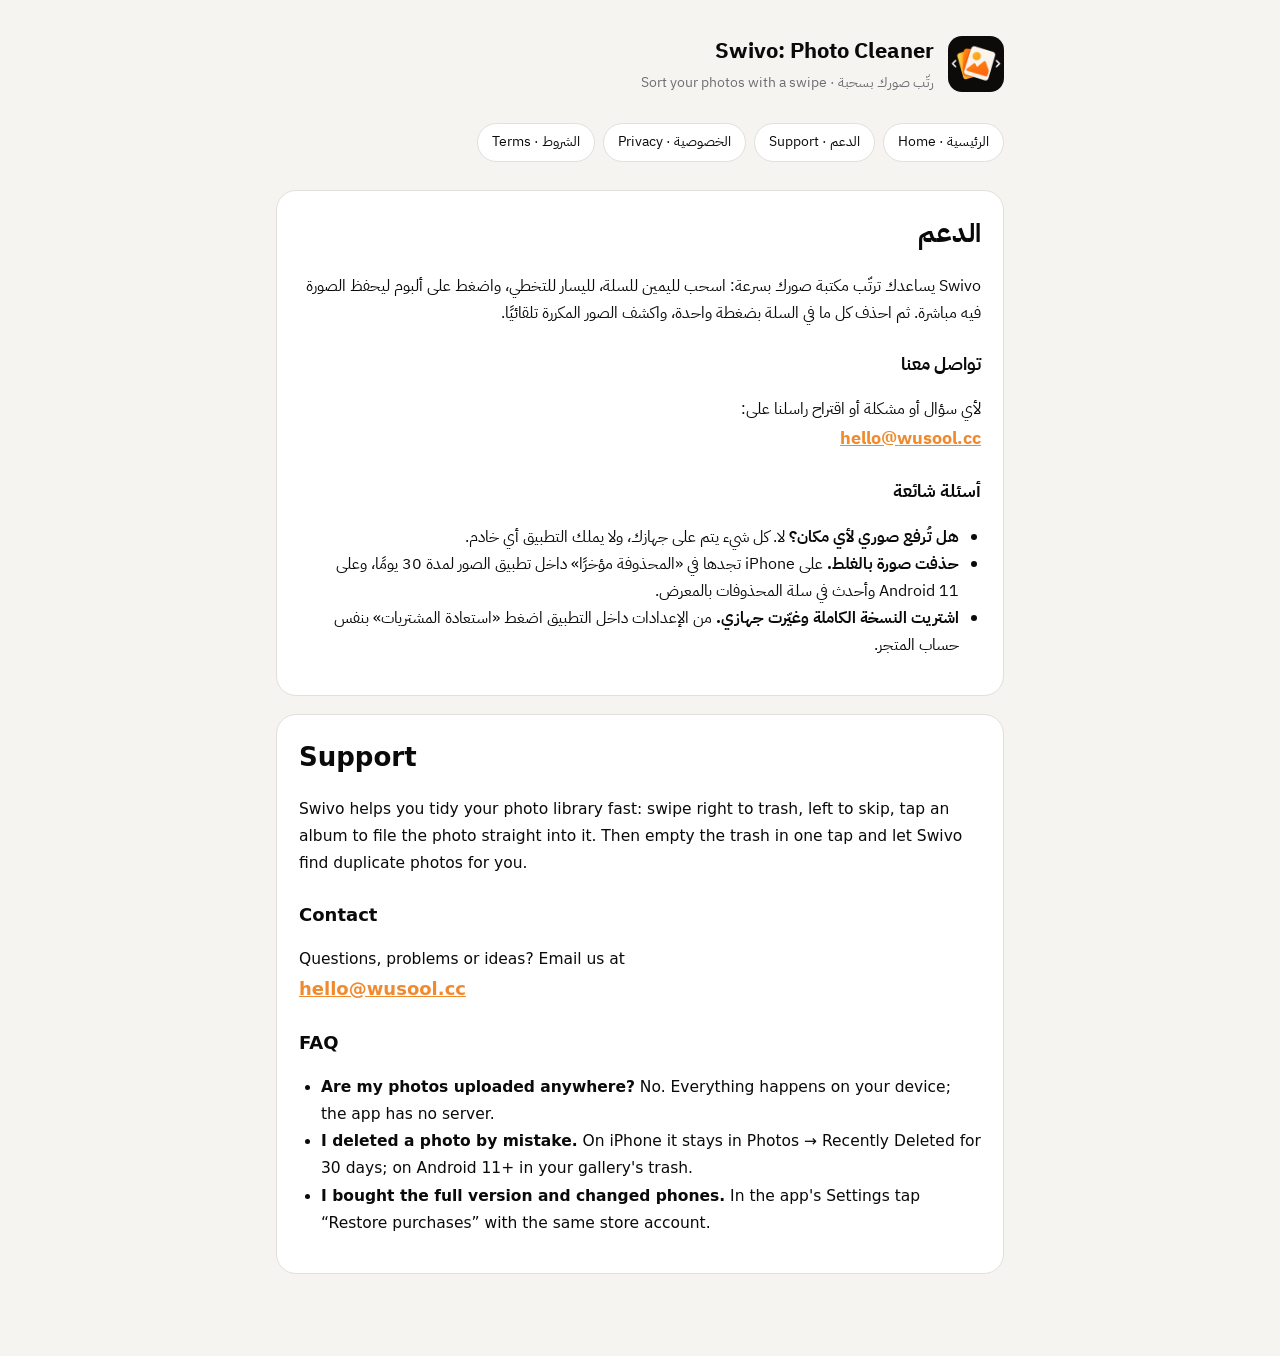
<file: support.html>
<!doctype html>
<html lang="ar" dir="rtl">
<head>
<meta charset="utf-8">
<meta name="viewport" content="width=device-width, initial-scale=1">
<title>Swivo: Photo Cleaner – الدعم</title>
<meta name="description" content="Swivo: رتّب صورك بسحبة، وزّعها على الألبومات، واحذف ما لا تحتاجه دفعة واحدة.">
<link rel="icon" href="icon.png">
<link href="https://fonts.googleapis.com/css2?family=IBM+Plex+Sans+Arabic:wght@400;600;700&display=swap" rel="stylesheet">
<link rel="stylesheet" href="style.css">
</head>
<body>
<main>
  <header>
    <img src="icon.png" alt="Swivo">
    <div><div class="name">Swivo: Photo Cleaner</div><div class="sub">رتّب صورك بسحبة · Sort your photos with a swipe</div></div>
  </header>
  <nav><a href="./">الرئيسية · Home</a><a href="support.html">الدعم · Support</a><a href="privacy.html">الخصوصية · Privacy</a><a href="terms.html">الشروط · Terms</a></nav>

  <section>
    <h1>الدعم</h1>
    <p>Swivo يساعدك ترتّب مكتبة صورك بسرعة: اسحب لليمين للسلة، لليسار للتخطي، واضغط على ألبوم ليحفظ الصورة فيه مباشرة. ثم احذف كل ما في السلة بضغطة واحدة، واكشف الصور المكررة تلقائيًا.</p>
    <h2>تواصل معنا</h2>
    <p>لأي سؤال أو مشكلة أو اقتراح راسلنا على:<br><a class="mail" href="mailto:hello@wusool.cc">hello@wusool.cc</a></p>
    <h2>أسئلة شائعة</h2>
    <ul>
      <li><b>هل تُرفع صوري لأي مكان؟</b> لا. كل شيء يتم على جهازك، ولا يملك التطبيق أي خادم.</li>
      <li><b>حذفت صورة بالغلط.</b> على iPhone تجدها في «المحذوفة مؤخرًا» داخل تطبيق الصور لمدة 30 يومًا، وعلى Android 11 وأحدث في سلة المحذوفات بالمعرض.</li>
      <li><b>اشتريت النسخة الكاملة وغيّرت جهازي.</b> من الإعدادات داخل التطبيق اضغط «استعادة المشتريات» بنفس حساب المتجر.</li>
    </ul>
  </section>

  <section lang="en">
    <h1>Support</h1>
    <p>Swivo helps you tidy your photo library fast: swipe right to trash, left to skip, tap an album to file the photo straight into it. Then empty the trash in one tap and let Swivo find duplicate photos for you.</p>
    <h2>Contact</h2>
    <p>Questions, problems or ideas? Email us at<br><a class="mail" href="mailto:hello@wusool.cc">hello@wusool.cc</a></p>
    <h2>FAQ</h2>
    <ul>
      <li><b>Are my photos uploaded anywhere?</b> No. Everything happens on your device; the app has no server.</li>
      <li><b>I deleted a photo by mistake.</b> On iPhone it stays in Photos → Recently Deleted for 30 days; on Android 11+ in your gallery's trash.</li>
      <li><b>I bought the full version and changed phones.</b> In the app's Settings tap “Restore purchases” with the same store account.</li>
    </ul>
  </section>
</main>
</body>
</html>
</file>
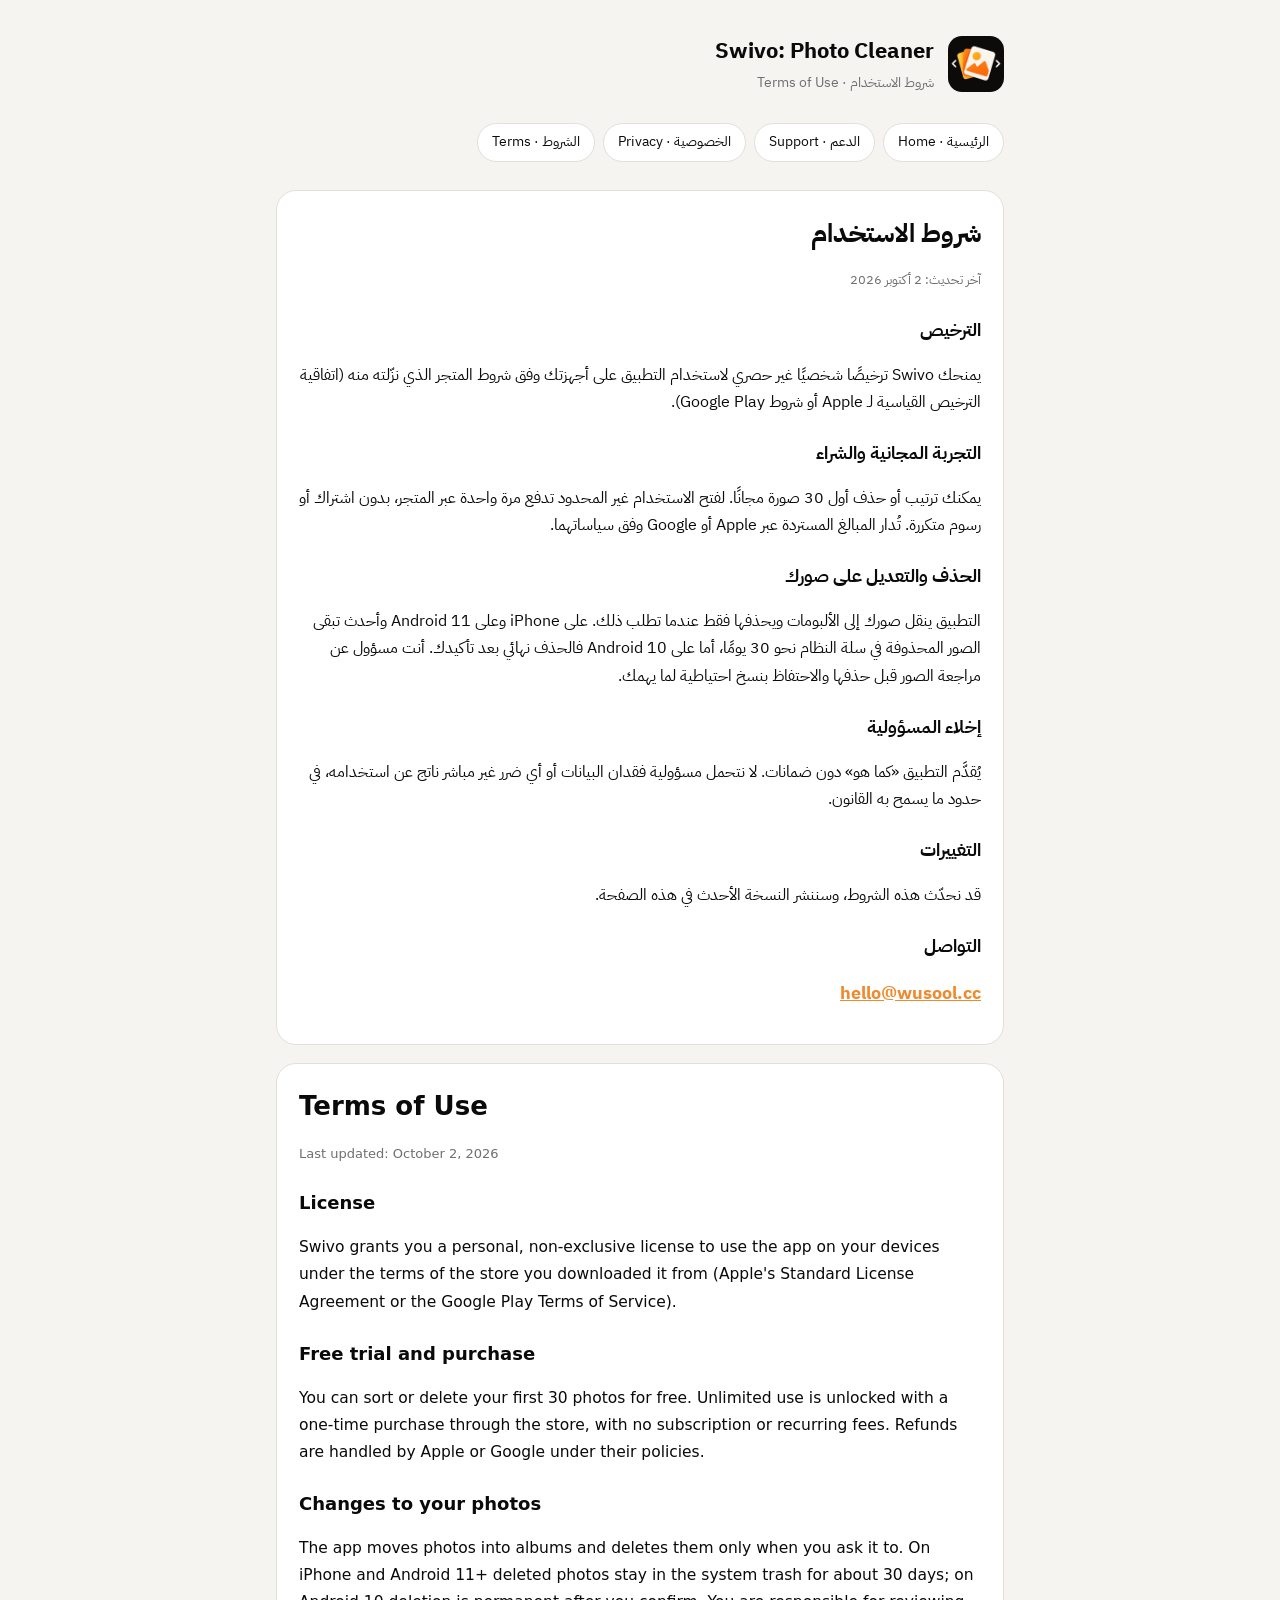
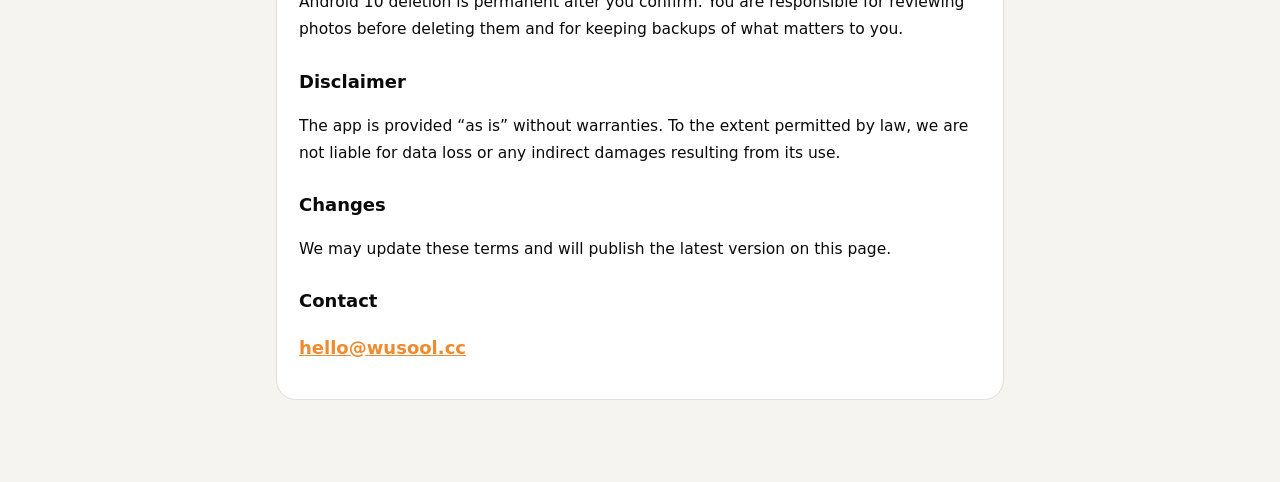
<file: terms.html>
<!doctype html>
<html lang="ar" dir="rtl">
<head>
<meta charset="utf-8">
<meta name="viewport" content="width=device-width, initial-scale=1">
<title>Swivo – شروط الاستخدام · Terms of Use</title>
<link rel="icon" href="icon.png">
<link href="https://fonts.googleapis.com/css2?family=IBM+Plex+Sans+Arabic:wght@400;600;700&display=swap" rel="stylesheet">
<link rel="stylesheet" href="style.css">
</head>
<body>
<main>
  <header>
    <img src="icon.png" alt="Swivo">
    <div><div class="name">Swivo: Photo Cleaner</div><div class="sub">شروط الاستخدام · Terms of Use</div></div>
  </header>
  <nav><a href="./">الرئيسية · Home</a><a href="support.html">الدعم · Support</a><a href="privacy.html">الخصوصية · Privacy</a><a href="terms.html">الشروط · Terms</a></nav>

  <section>
    <h1>شروط الاستخدام</h1>
    <p class="muted">آخر تحديث: 2 أكتوبر 2026</p>
    <h2>الترخيص</h2>
    <p>يمنحك Swivo ترخيصًا شخصيًا غير حصري لاستخدام التطبيق على أجهزتك وفق شروط المتجر الذي نزّلته منه (اتفاقية الترخيص القياسية لـ Apple أو شروط Google Play).</p>
    <h2>التجربة المجانية والشراء</h2>
    <p>يمكنك ترتيب أو حذف أول 30 صورة مجانًا. لفتح الاستخدام غير المحدود تدفع مرة واحدة عبر المتجر، بدون اشتراك أو رسوم متكررة. تُدار المبالغ المستردة عبر Apple أو Google وفق سياساتهما.</p>
    <h2>الحذف والتعديل على صورك</h2>
    <p>التطبيق ينقل صورك إلى الألبومات ويحذفها فقط عندما تطلب ذلك. على iPhone وعلى Android 11 وأحدث تبقى الصور المحذوفة في سلة النظام نحو 30 يومًا، أما على Android 10 فالحذف نهائي بعد تأكيدك. أنت مسؤول عن مراجعة الصور قبل حذفها والاحتفاظ بنسخ احتياطية لما يهمك.</p>
    <h2>إخلاء المسؤولية</h2>
    <p>يُقدَّم التطبيق «كما هو» دون ضمانات. لا نتحمل مسؤولية فقدان البيانات أو أي ضرر غير مباشر ناتج عن استخدامه، في حدود ما يسمح به القانون.</p>
    <h2>التغييرات</h2>
    <p>قد نحدّث هذه الشروط، وسننشر النسخة الأحدث في هذه الصفحة.</p>
    <h2>التواصل</h2>
    <p><a class="mail" href="mailto:hello@wusool.cc">hello@wusool.cc</a></p>
  </section>

  <section lang="en">
    <h1>Terms of Use</h1>
    <p class="muted">Last updated: October 2, 2026</p>
    <h2>License</h2>
    <p>Swivo grants you a personal, non-exclusive license to use the app on your devices under the terms of the store you downloaded it from (Apple's Standard License Agreement or the Google Play Terms of Service).</p>
    <h2>Free trial and purchase</h2>
    <p>You can sort or delete your first 30 photos for free. Unlimited use is unlocked with a one-time purchase through the store, with no subscription or recurring fees. Refunds are handled by Apple or Google under their policies.</p>
    <h2>Changes to your photos</h2>
    <p>The app moves photos into albums and deletes them only when you ask it to. On iPhone and Android 11+ deleted photos stay in the system trash for about 30 days; on Android 10 deletion is permanent after you confirm. You are responsible for reviewing photos before deleting them and for keeping backups of what matters to you.</p>
    <h2>Disclaimer</h2>
    <p>The app is provided “as is” without warranties. To the extent permitted by law, we are not liable for data loss or any indirect damages resulting from its use.</p>
    <h2>Changes</h2>
    <p>We may update these terms and will publish the latest version on this page.</p>
    <h2>Contact</h2>
    <p><a class="mail" href="mailto:hello@wusool.cc">hello@wusool.cc</a></p>
  </section>
</main>
</body>
</html>
</file>
<file: style.css>
:root {
  --bg: #F5F4F0; --fg: #0A0A0B; --card: #FFFFFF; --line: #E1DFD9; --mute: #6E6E73; --gold: #F08A2E;
}
@media (prefers-color-scheme: dark) {
  :root { --bg: #0A0A0B; --fg: #F4F4F5; --card: #141416; --line: #26262A; --mute: #A1A1A6; --gold: #FFB547; }
}
* { box-sizing: border-box; }
body {
  margin: 0; background: var(--bg); color: var(--fg);
  font-family: 'IBM Plex Sans Arabic', -apple-system, system-ui, sans-serif;
  line-height: 1.75; -webkit-font-smoothing: antialiased;
}
main { max-width: 760px; margin: 0 auto; padding: 32px 16px 64px; }
header { display: flex; align-items: center; gap: 14px; margin-bottom: 28px; }
header img { width: 56px; height: 56px; border-radius: 14px; }
header .name { font-size: 22px; font-weight: 700; }
header .sub { color: var(--mute); font-size: 14px; }
nav { display: flex; flex-wrap: wrap; gap: 8px; margin-bottom: 28px; }
nav a {
  padding: 6px 14px; border-radius: 999px; background: var(--card); border: 1px solid var(--line);
  color: var(--fg); text-decoration: none; font-size: 14px;
}
section { background: var(--card); border: 1px solid var(--line); border-radius: 20px; padding: 20px 22px; margin-bottom: 18px; }
section[lang="en"] { direction: ltr; text-align: left; font-family: -apple-system, system-ui, sans-serif; }
h1 { font-size: 26px; margin: 0 0 4px; }
h2 { font-size: 18px; margin: 22px 0 6px; }
p, li { font-size: 15.5px; }
.muted { color: var(--mute); font-size: 13px; }
a { color: var(--gold); }
ul { padding-inline-start: 22px; }
.mail { font-size: 18px; font-weight: 700; direction: ltr; display: inline-block; }
</file>
